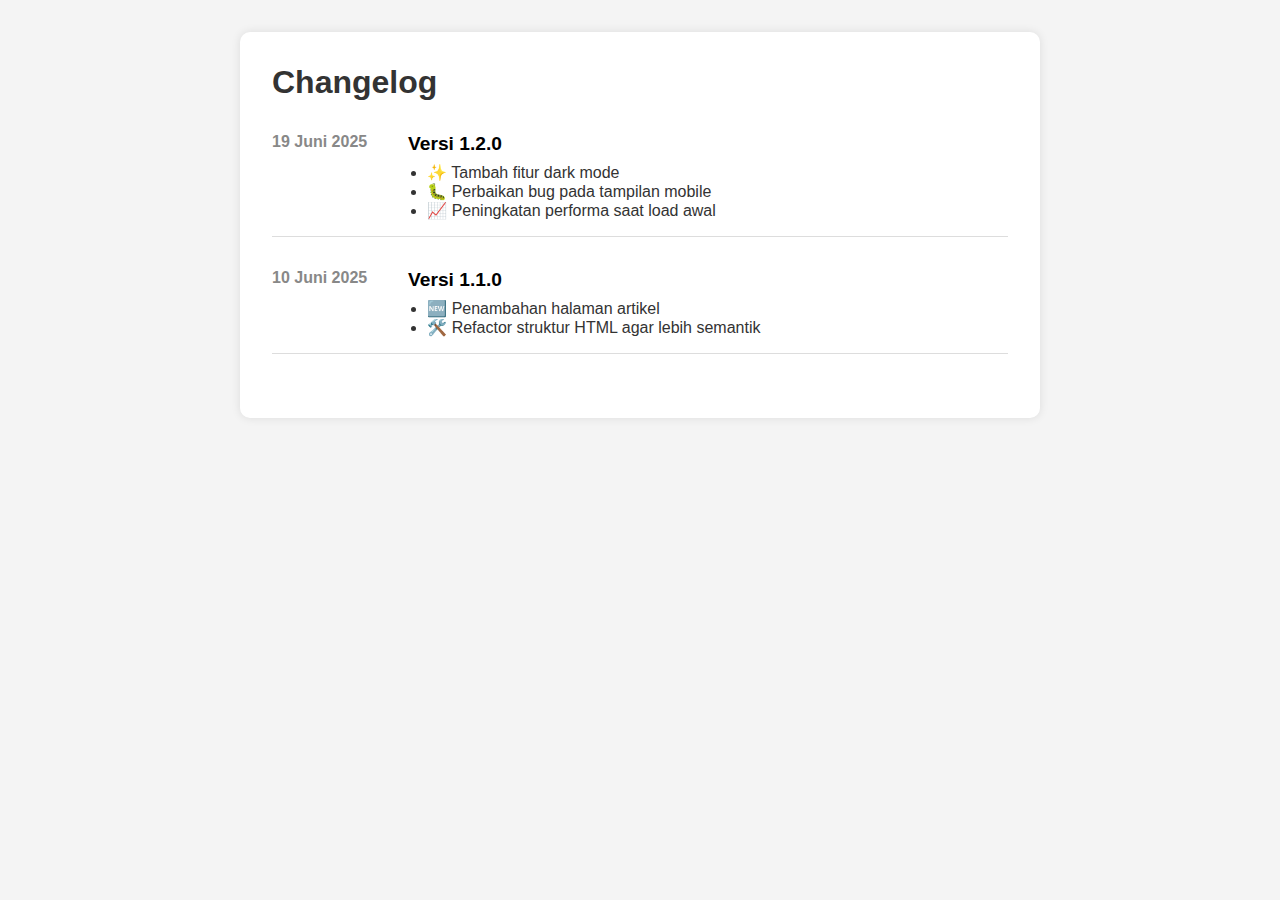
<file: changelog-component/index.html>
<!DOCTYPE html>
<html lang="id">

<head>
    <meta charset="UTF-8">
    <meta name="viewport" content="width=device-width, initial-scale=1">
    <meta name="description" content="Changelog komponen untuk mencatat perubahan software atau website.">
    <title>Changelog</title>
    <link rel="stylesheet" href="styles.css">
</head>

<body>

    <section class="changelog">
        <h1>Changelog</h1>

        <article class="log-entry">
            <div class="log-date">19 Juni 2025</div>
            <div class="log-details">
                <h2>Versi 1.2.0</h2>
                <ul>
                    <li>✨ Tambah fitur dark mode</li>
                    <li>🐛 Perbaikan bug pada tampilan mobile</li>
                    <li>📈 Peningkatan performa saat load awal</li>
                </ul>
            </div>
        </article>

        <article class="log-entry">
            <div class="log-date">10 Juni 2025</div>
            <div class="log-details">
                <h2>Versi 1.1.0</h2>
                <ul>
                    <li>🆕 Penambahan halaman artikel</li>
                    <li>🛠️ Refactor struktur HTML agar lebih semantik</li>
                </ul>
            </div>
        </article>
    </section>

</body>

</html>
</file>
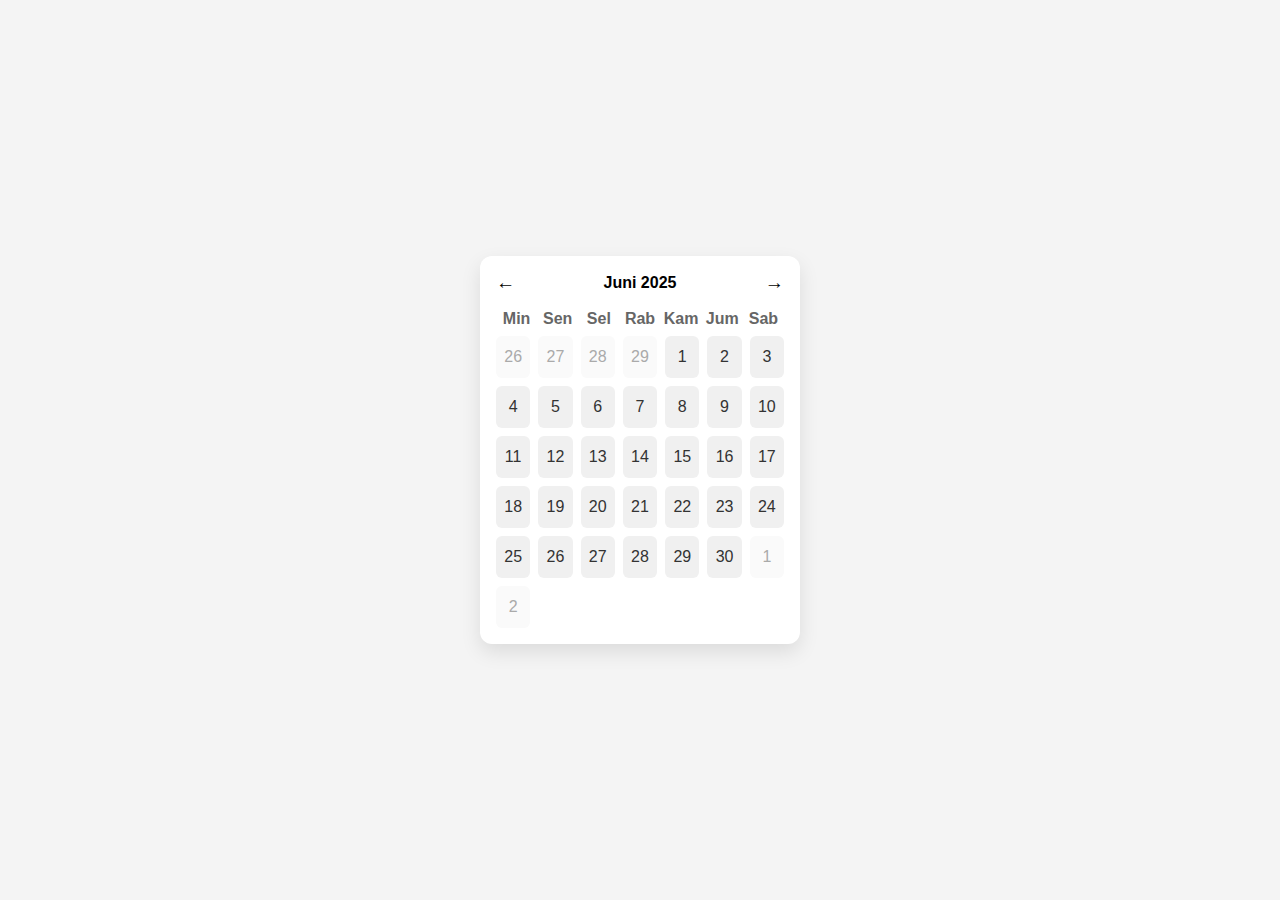
<file: datepicker-ui/index.html>
<!DOCTYPE html>
<html lang="id">

<head>
    <meta charset="UTF-8">
    <meta name="viewport" content="width=device-width, initial-scale=1">
    <title>Datepicker UI</title>
    <link rel="stylesheet" href="styles.css">
</head>

<body>

    <div class="datepicker">
        <div class="datepicker-header">
            <button class="nav-btn">&#8592;</button>
            <span class="month-year">Juni 2025</span>
            <button class="nav-btn">&#8594;</button>
        </div>

        <div class="day-names">
            <div>Min</div>
            <div>Sen</div>
            <div>Sel</div>
            <div>Rab</div>
            <div>Kam</div>
            <div>Jum</div>
            <div>Sab</div>
        </div>

        <div class="dates-grid">
            <!-- contoh penempatan tanggal -->
            <div class="date muted">26</div>
            <div class="date muted">27</div>
            <div class="date muted">28</div>
            <div class="date muted">29</div>
            <div class="date">1</div>
            <div class="date">2</div>
            <div class="date">3</div>
            <div class="date">4</div>
            <div class="date">5</div>
            <div class="date">6</div>
            <div class="date">7</div>
            <div class="date">8</div>
            <div class="date">9</div>
            <div class="date">10</div>
            <div class="date">11</div>
            <div class="date">12</div>
            <div class="date">13</div>
            <div class="date">14</div>
            <div class="date">15</div>
            <div class="date">16</div>
            <div class="date">17</div>
            <div class="date">18</div>
            <div class="date">19</div>
            <div class="date">20</div>
            <div class="date">21</div>
            <div class="date">22</div>
            <div class="date">23</div>
            <div class="date">24</div>
            <div class="date">25</div>
            <div class="date">26</div>
            <div class="date">27</div>
            <div class="date">28</div>
            <div class="date">29</div>
            <div class="date">30</div>
            <div class="date muted">1</div>
            <div class="date muted">2</div>
        </div>
    </div>

</body>

</html>
</file>
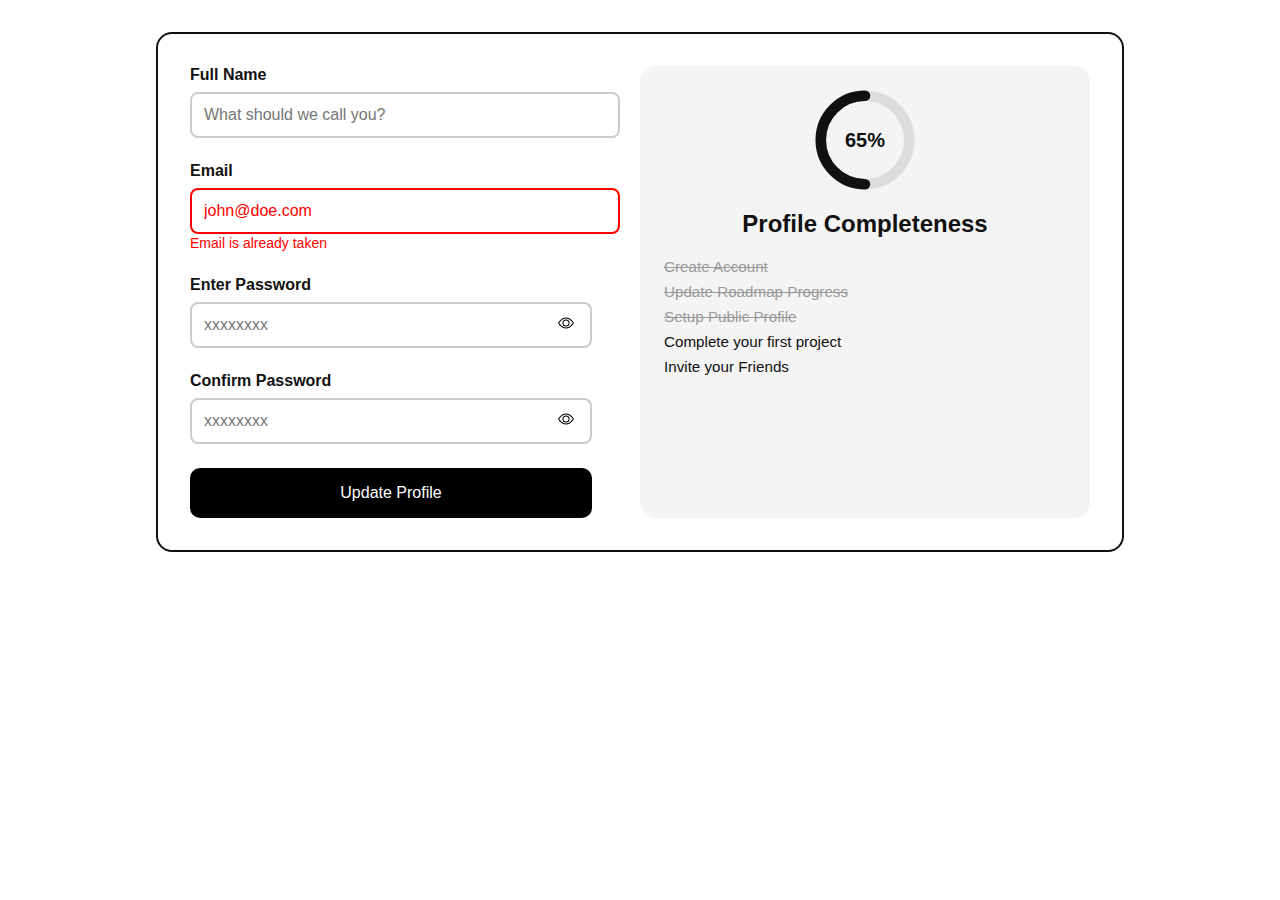
<file: form-ui/index.html>
<!DOCTYPE html>
<html lang="en">

<head>
    <meta charset="UTF-8">
    <meta name="viewport" content="width=device-width, initial-scale=1.0">
    <meta name="description" content="konten ini bertujuan untuk membuat form UI">

    <link rel="stylesheet" href="styles.css">

    <title>Form UI</title>
</head>

<body>
    <main class="container">
        <form class="form" aria-label="Profile Update Form">
            <div class="form-group">
                <label for="full-name">Full Name</label>
                <input type="text" id="full-name" name="full-name" placeholder="What should we call you?"
                    aria-required="true">
            </div>

            <div class="form-group error">
                <label for="email">Email</label>
                <input type="email" id="email" name="email" value="john@doe.com" aria-invalid="true"
                    aria-describedby="email-error">
                <span id="email-error" class="error-message">Email is already taken</span>
            </div>

            <div class="form-group password-group">
                <label for="password">Enter Password</label>
                <div class="password-wrapper">
                    <input type="password" id="password" name="password" placeholder="xxxxxxxx" aria-required="true">
                    <button type="button" aria-label="Toggle password visibility">
                        <img src="assets/eyes.svg" alt="">
                    </button>
                </div>
            </div>

            <div class="form-group password-group">
                <label for="confirm-password">Confirm Password</label>
                <div class="password-wrapper">
                    <input type="password" id="confirm-password" name="confirm-password" placeholder="xxxxxxxx"
                        aria-required="true">
                    <button type="button" aria-label="Toggle password visibility">
                        <img src="assets/eyes.svg" alt="">
                    </button>
                </div>
            </div>

            <button type="submit" class="submit-button">Update Profile</button>
        </form>

        <aside class="profile-status">
            <div class="progress-circle">
                <svg viewBox="0 0 36 36">
                    <path class="bg"
                        d="M18 2.0845 a 15.9155 15.9155 0 1 1 0 31.831 a 15.9155 15.9155 0 1 1 0 -31.831" />
                    <path class="progress" d="M18 2.0845 a 15.9155 15.9155 0 1 1 0 31.831" stroke-dasharray="65, 100" />
                </svg>
                <div class="percentage">65%</div>
            </div>
            <h2>Profile Completeness</h2>
            <ul class="checklist">
                <li><s>Create Account</s></li>
                <li><s>Update Roadmap Progress</s></li>
                <li><s>Setup Public Profile</s></li>
                <li>Complete your first project</li>
                <li>Invite your Friends</li>
            </ul>
        </aside>
    </main>
</body>

</html>
</file>
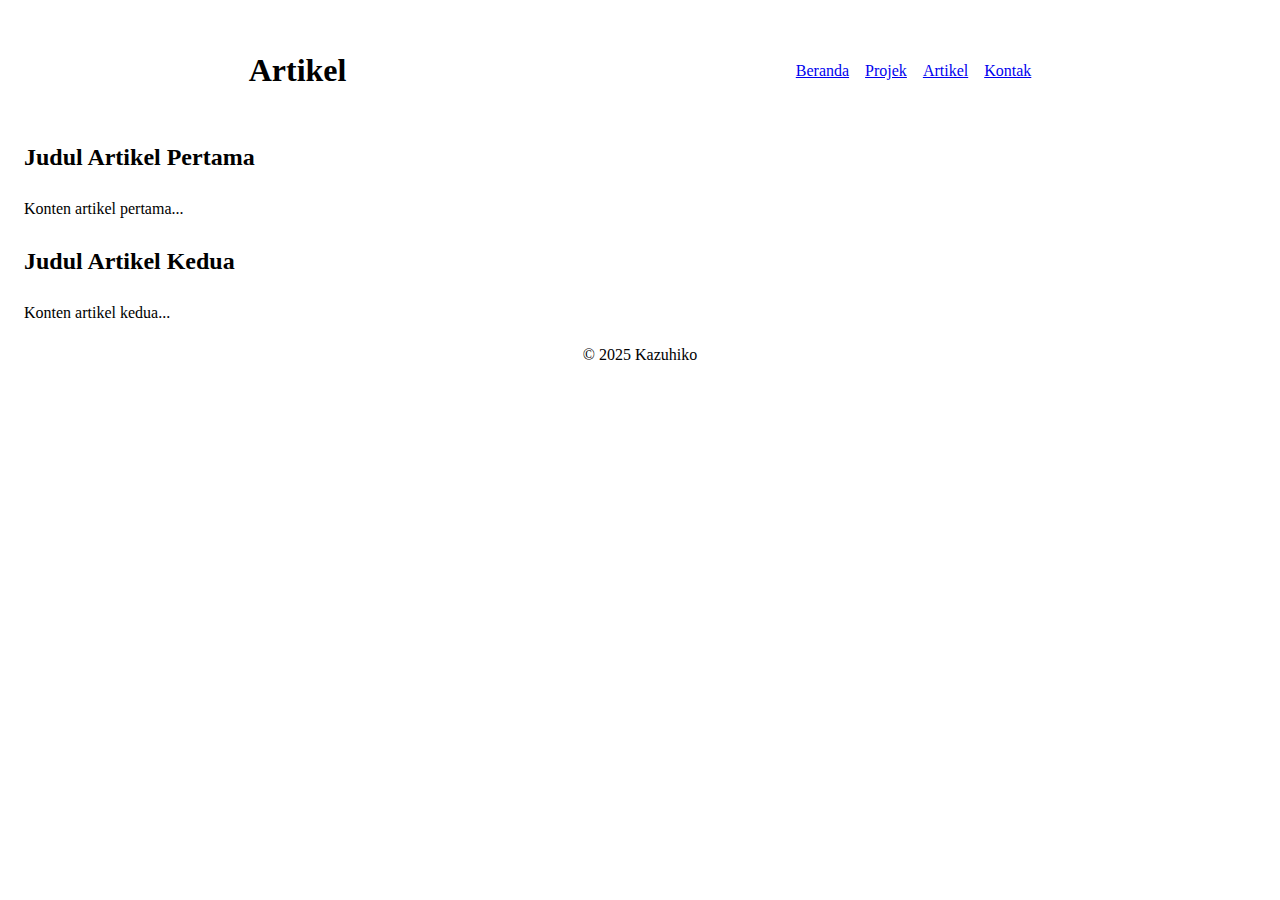
<file: articles.html>
<!DOCTYPE html>
<html lang="id">

<head>
    <meta charset="UTF-8">
    <meta name="viewport" content="width=device-width, initial-scale=1.0">
    <meta name="description" content="Baca artikel dan tulisan terbaru saya.">
    <link rel="stylesheet" href="style.css">
    <title>Artikel</title>
</head>

<body>

    <header>
        <h1>Artikel</h1>
        <nav>
            <ul>
                <li><a href="index.html">Beranda</a></li>
                <li><a href="projects.html">Projek</a></li>
                <li><a href="articles.html">Artikel</a></li>
                <li><a href="contact.html">Kontak</a></li>
            </ul>
        </nav>
    </header>

    <main>
        <article>
            <h2>Judul Artikel Pertama</h2>
            <p>Konten artikel pertama...</p>
        </article>

        <article>
            <h2>Judul Artikel Kedua</h2>
            <p>Konten artikel kedua...</p>
        </article>
    </main>

    <footer>
        <p>&copy; 2025 Kazuhiko</p>
    </footer>

</body>

</html>
</file>
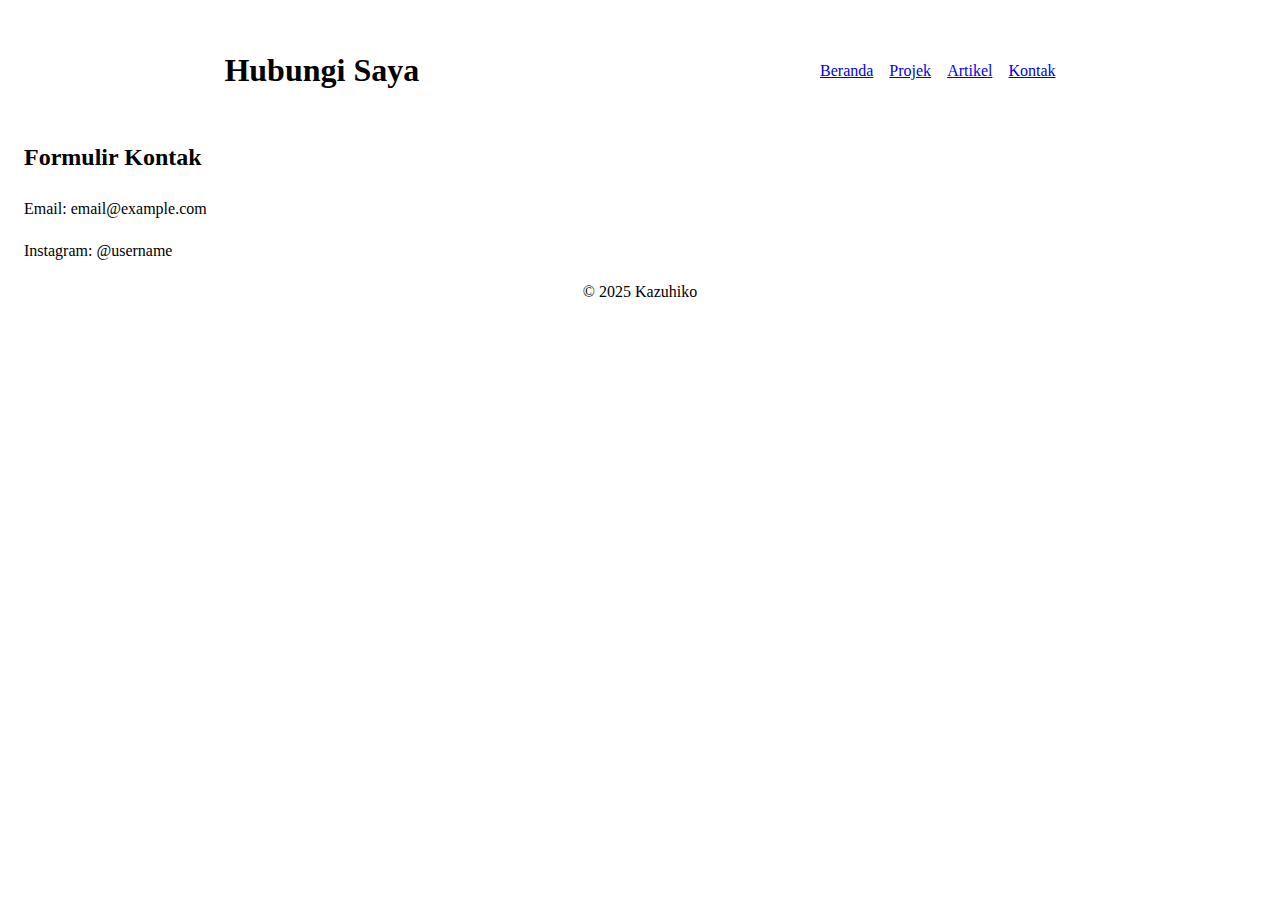
<file: contact.html>
<!DOCTYPE html>
<html lang="id">

<head>
    <meta charset="UTF-8">
    <meta name="viewport" content="width=device-width, initial-scale=1.0">
    <meta name="description" content="Hubungi saya melalui halaman kontak ini.">
    <link rel="stylesheet" href="style.css">
    <title>Kontak</title>
</head>

<body>

    <header>
        <h1>Hubungi Saya</h1>
        <nav>
            <ul>
                <li><a href="index.html">Beranda</a></li>
                <li><a href="projects.html">Projek</a></li>
                <li><a href="articles.html">Artikel</a></li>
                <li><a href="contact.html">Kontak</a></li>
            </ul>
        </nav>
    </header>

    <main>
        <section>
            <h2>Formulir Kontak</h2>
            <p>Email: email@example.com</p>
            <p>Instagram: @username</p>
        </section>
    </main>

    <footer>
        <p>&copy; 2025 Kazuhiko</p>
    </footer>

</body>

</html>
</file>
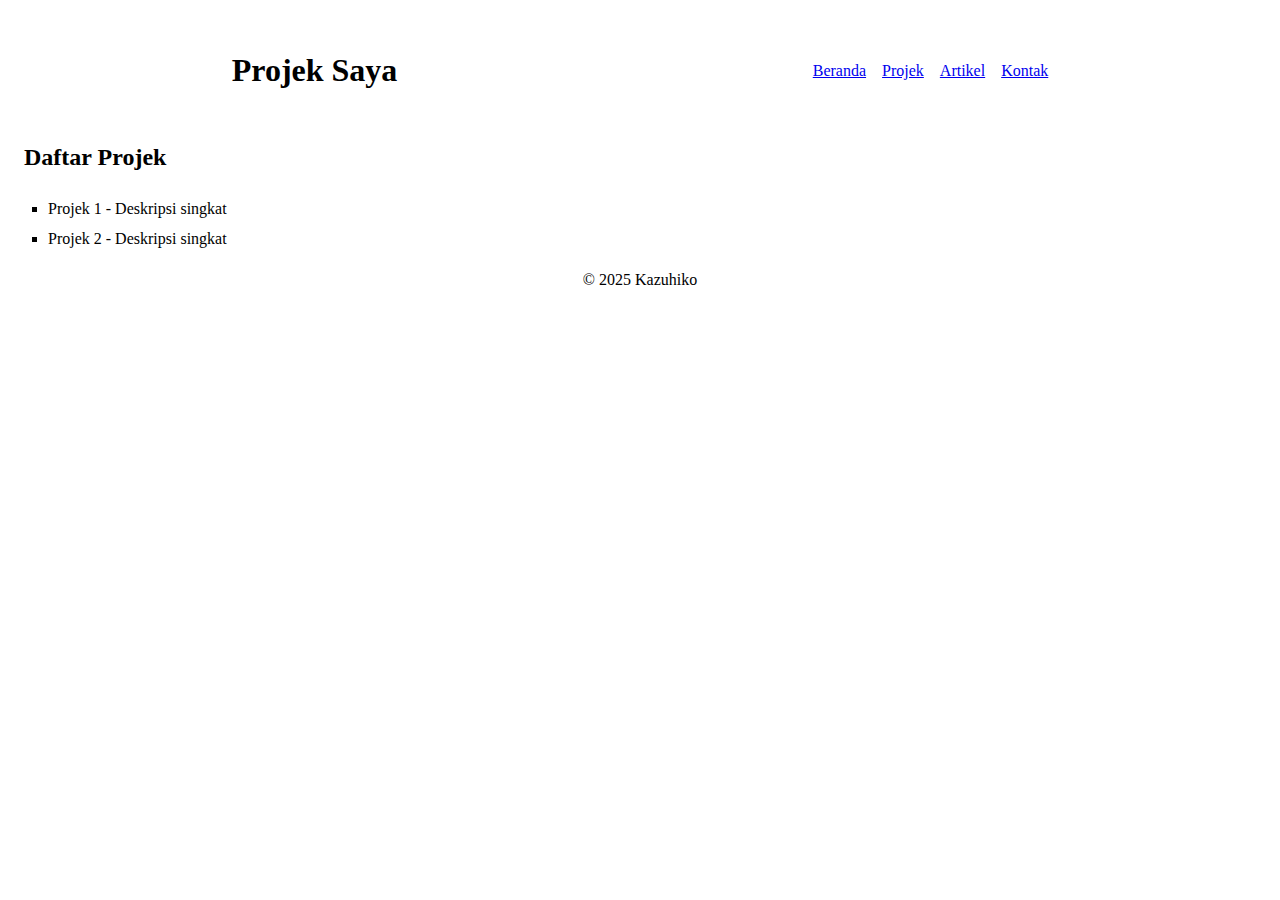
<file: projects.html>
<!DOCTYPE html>
<html lang="id">

<head>
    <meta charset="UTF-8">
    <meta name="viewport" content="width=device-width, initial-scale=1.0">
    <meta name="description" content="Lihat berbagai projek yang telah saya kerjakan.">
    <link rel="stylesheet" href="style.css">
    <title>Projek</title>
</head>

<body>

    <header>
        <h1>Projek Saya</h1>
        <nav>
            <ul>
                <li><a href="index.html">Beranda</a></li>
                <li><a href="projects.html">Projek</a></li>
                <li><a href="articles.html">Artikel</a></li>
                <li><a href="contact.html">Kontak</a></li>
            </ul>
        </nav>
    </header>

    <main>
        <section>
            <h2>Daftar Projek</h2>
            <ul>
                <li>Projek 1 - Deskripsi singkat</li>
                <li>Projek 2 - Deskripsi singkat</li>
            </ul>
        </section>
    </main>

    <footer>
        <p>&copy; 2025 Kazuhiko</p>
    </footer>

</body>

</html>
</file>
<file: form-ui/styles.css>
body {
    font-family: sans-serif;
    background: #fff;
    margin: 0;
    padding: 2rem;
    color: #111;
}

.container {
    display: flex;
    flex-wrap: wrap;
    gap: 2rem;
    max-width: 900px;
    margin: auto;
    border: 2px solid #111;
    border-radius: 16px;
    padding: 2rem;
}

.form {
    flex: 1;
    min-width: 300px;
}

.form-group {
    margin-bottom: 1.5rem;
}

label {
    display: block;
    font-weight: bold;
    margin-bottom: 0.5rem;
}

input[type="text"],
input[type="email"],
input[type="password"] {
    width: 100%;
    padding: 0.75rem;
    border: 2px solid #ccc;
    border-radius: 8px;
    font-size: 1rem;
}

input:focus {
    outline: 3px solid #007acc;
}

.error input {
    border-color: red;
    color: red;
}

.error-message {
    color: red;
    font-size: 0.875rem;
    margin-top: 0.25rem;
}

.password-wrapper {
    position: relative;
    display: flex;
    align-items: center;
}

.password-wrapper button {
    position: absolute;
    right: 0.75rem;
    background: transparent;
    border: none;
    font-size: 1.2rem;
    cursor: pointer;
}

.submit-button {
    background: black;
    color: white;
    font-size: 1rem;
    padding: 1rem 1.5rem;
    border: none;
    border-radius: 10px;
    cursor: pointer;
    width: 100%;
}

/* Profile Completeness */
.profile-status {
    flex: 1;
    min-width: 250px;
    background: #f4f4f4;
    padding: 1.5rem;
    border-radius: 1rem;
    text-align: center;
    margin-left: 1rem;
}

.progress-circle {
    width: 100px;
    height: 100px;
    margin: 0 auto 1rem;
    position: relative;
}

svg {
    width: 100%;
    height: 100%;
    transform: rotate(180deg);
}

.bg {
    fill: none;
    stroke: #ddd;
    stroke-width: 3.8;
}

.progress {
    fill: none;
    stroke: #111;
    stroke-width: 3.8;
    stroke-linecap: round;
}

.percentage {
    position: absolute;
    top: 50%;
    left: 50%;
    transform: translate(-50%, -50%);
    font-weight: bold;
    font-size: 1.25rem;
}

.checklist {
    list-style: none;
    padding: 0;
    margin-top: 1rem;
    text-align: left;
}

.checklist li {
    margin-bottom: 0.5rem;
    font-size: 0.95rem;
}

.checklist li s {
    color: #999;
}
</file>
<file: style.css>
body {
    background: #fff;
    line-height: 1.6;
    color: #000;
    padding: 1rem;
}

header,
main,
footer {
    max-width: 100%;
    margin: auto;
}

header {
    display: flex;
    flex-wrap: wrap;
    justify-content: space-around;
    align-items: center;
    text-align: center;

}

header .logo {
    display: flex;
    flex-wrap: wrap;
    align-items: center;
    padding: 1rem;
    gap: 0.5rem;
}

header nav ul {
    display: flex;
    flex-wrap: wrap;
    gap: 1rem;
    list-style: none;
    justify-content: center;
    padding: 0;
}

.main {
    display: flex;
    gap: 1rem;
    justify-content: space-between;
    width: auto;
}

.projects {
    width: 50%;
}

.main-container,
section {
    width: 100%;
}

.headline {
    text-align: center;
    margin-bottom: 1.5rem;
    margin-block: 10rem;
}

.headline h1 {
    font-size: 4rem;
}

.headline p {
    font-size: 1.5rem;
}

.projects ul {
    list-style: none;
    padding: 0;
    margin-bottom: 2rem;
}

.projects li {
    background: #f1f1f1;
    padding: 0.5rem 1rem;
    margin-bottom: 0.5rem;
    text-align: left;
    border-radius: 10px;
}

.projects li a {
    color: #000;
}

.main-container h1 {
    margin-bottom: 1rem;
}

.main-container article {
    margin-bottom: 1.5rem;
    padding: 1rem;
}

article a {
    color: blue;
    font-size: 0.9rem;
    text-decoration: none;
}

section ul {
    list-style: square;
    padding-left: 1.5rem;
    padding-right: 0.5rem;
}

section li {
    margin-bottom: 0.25rem;
}

.reviews-container {
    padding-inline: 1rem;
    padding-block: 0.5rem;
}

.reviews-container h2 {
    text-align: center;
}

.kolom {
    display: grid;
    grid-template-columns: repeat(3, 1fr);
    grid-template-rows: repeat(1, 1fr);
    gap: 8px;
}

.kolom .review .name {
    color: grey;
}

footer {
    text-align: center;
}

@media screen and (max-width: 768px) {
    header {
        display: flex;
        flex-direction: column;
        gap: 1rem;
    }
    .headline{
        margin-block: 5rem;
    }
    .headline h1 {
        font-size: 2rem;
    }
    .headline p {
        font-size: 1rem;
    }
    .main,
    .kolom {
        display: flex;
        flex-direction: column;
    }
    .projects,
    .main-container,
    section,
    .review {
        width: 100%;
    }
    .main article {
        background: #f1f1f1;
    }
}
</file>
<file: changelog-component/styles.css>
/* Reset */
* {
    margin: 0;
    padding: 0;
    box-sizing: border-box;
}

/* Body */
body {
    font-family: 'Segoe UI', Tahoma, Geneva, Verdana, sans-serif;
    background-color: #f4f4f4;
    padding: 2rem;
}

/* Changelog Section */
.changelog {
    max-width: 800px;
    margin: auto;
    background-color: white;
    padding: 2rem;
    border-radius: 10px;
    box-shadow: 0 0 10px rgba(0, 0, 0, 0.1);
}

/* Judul */
.changelog>h1 {
    margin-bottom: 2rem;
    font-size: 2rem;
    color: #333;
}

/* Entry Layout */
.log-entry {
    display: flex;
    flex-direction: row;
    gap: 1rem;
    margin-bottom: 2rem;
    padding-bottom: 1rem;
    border-bottom: 1px solid #ddd;
}

/* Tanggal */
.log-date {
    width: 120px;
    font-weight: bold;
    color: #888;
    flex-shrink: 0;
}

/* Detail */
.log-details h2 {
    font-size: 1.2rem;
    margin-bottom: 0.5rem;
}

.log-details ul {
    padding-left: 1.2rem;
    list-style: disc;
    color: #333;
}

/* Responsive Layout */
@media (max-width: 600px) {
    .log-entry {
        flex-direction: column;
    }

    .log-date {
        width: auto;
    }
}
</file>
<file: datepicker-ui/styles.css>
/* Reset dan Font Dasar */
* {
    margin: 0;
    padding: 0;
    box-sizing: border-box;
}

body {
    font-family: 'Segoe UI', sans-serif;
    background-color: #f4f4f4;
    padding: 2rem;
    display: flex;
    justify-content: center;
    align-items: center;
    min-height: 100vh;
}

/* Komponen Datepicker */
.datepicker {
    width: 320px;
    background-color: #fff;
    padding: 1rem;
    border-radius: 12px;
    box-shadow: 0 8px 20px rgba(0, 0, 0, 0.1);
}

/* Header Bulan */
.datepicker-header {
    display: flex;
    justify-content: space-between;
    align-items: center;
    margin-bottom: 1rem;
    font-weight: bold;
}

.nav-btn {
    background-color: transparent;
    border: none;
    font-size: 1.2rem;
    cursor: pointer;
}

/* Hari-hari */
.day-names {
    display: grid;
    grid-template-columns: repeat(7, 1fr);
    text-align: center;
    font-weight: bold;
    color: #666;
    margin-bottom: 0.5rem;
}

/* Grid Tanggal */
.dates-grid {
    display: grid;
    grid-template-columns: repeat(7, 1fr);
    text-align: center;
    gap: 0.5rem;
}

.date {
    padding: 0.75rem 0;
    border-radius: 6px;
    background-color: #f0f0f0;
    color: #333;
}

.date:hover {
    background-color: #ddd;
}

.date.muted {
    color: #aaa;
    background-color: #fafafa;
}
</file>
